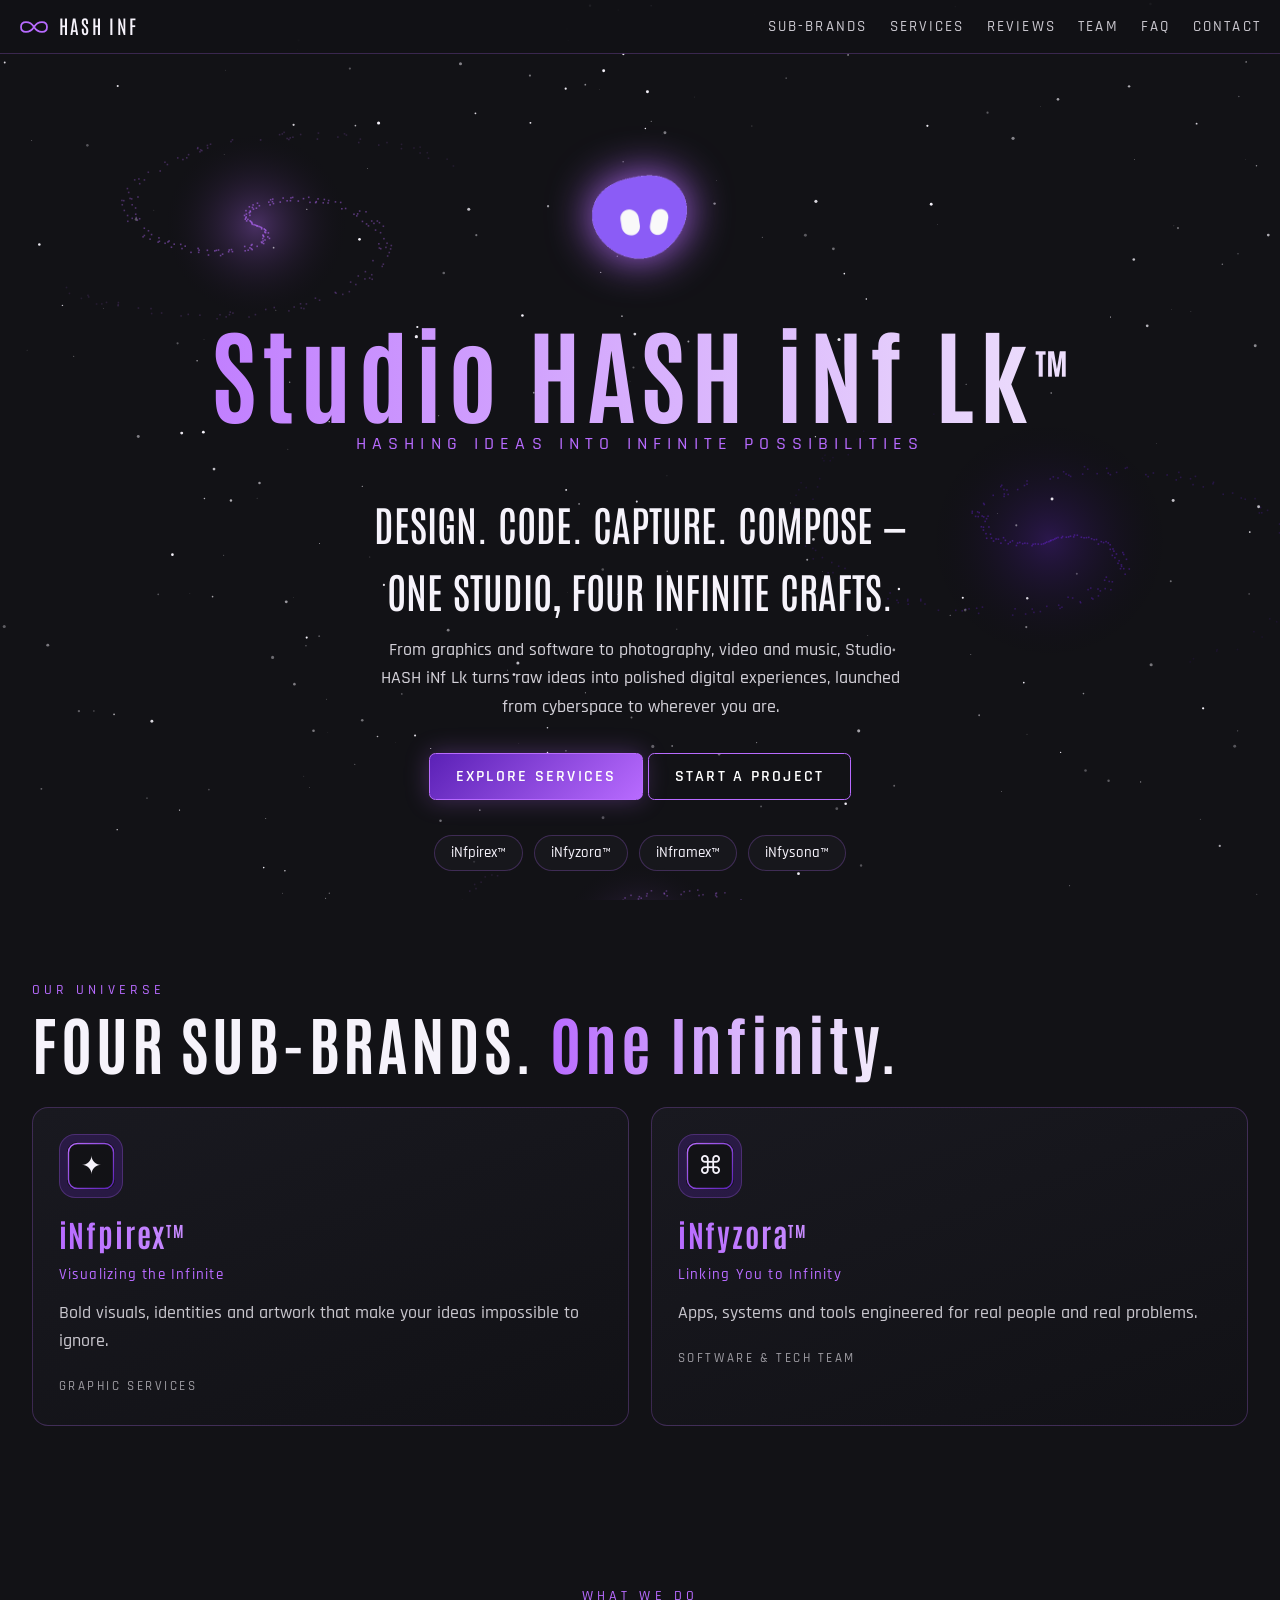
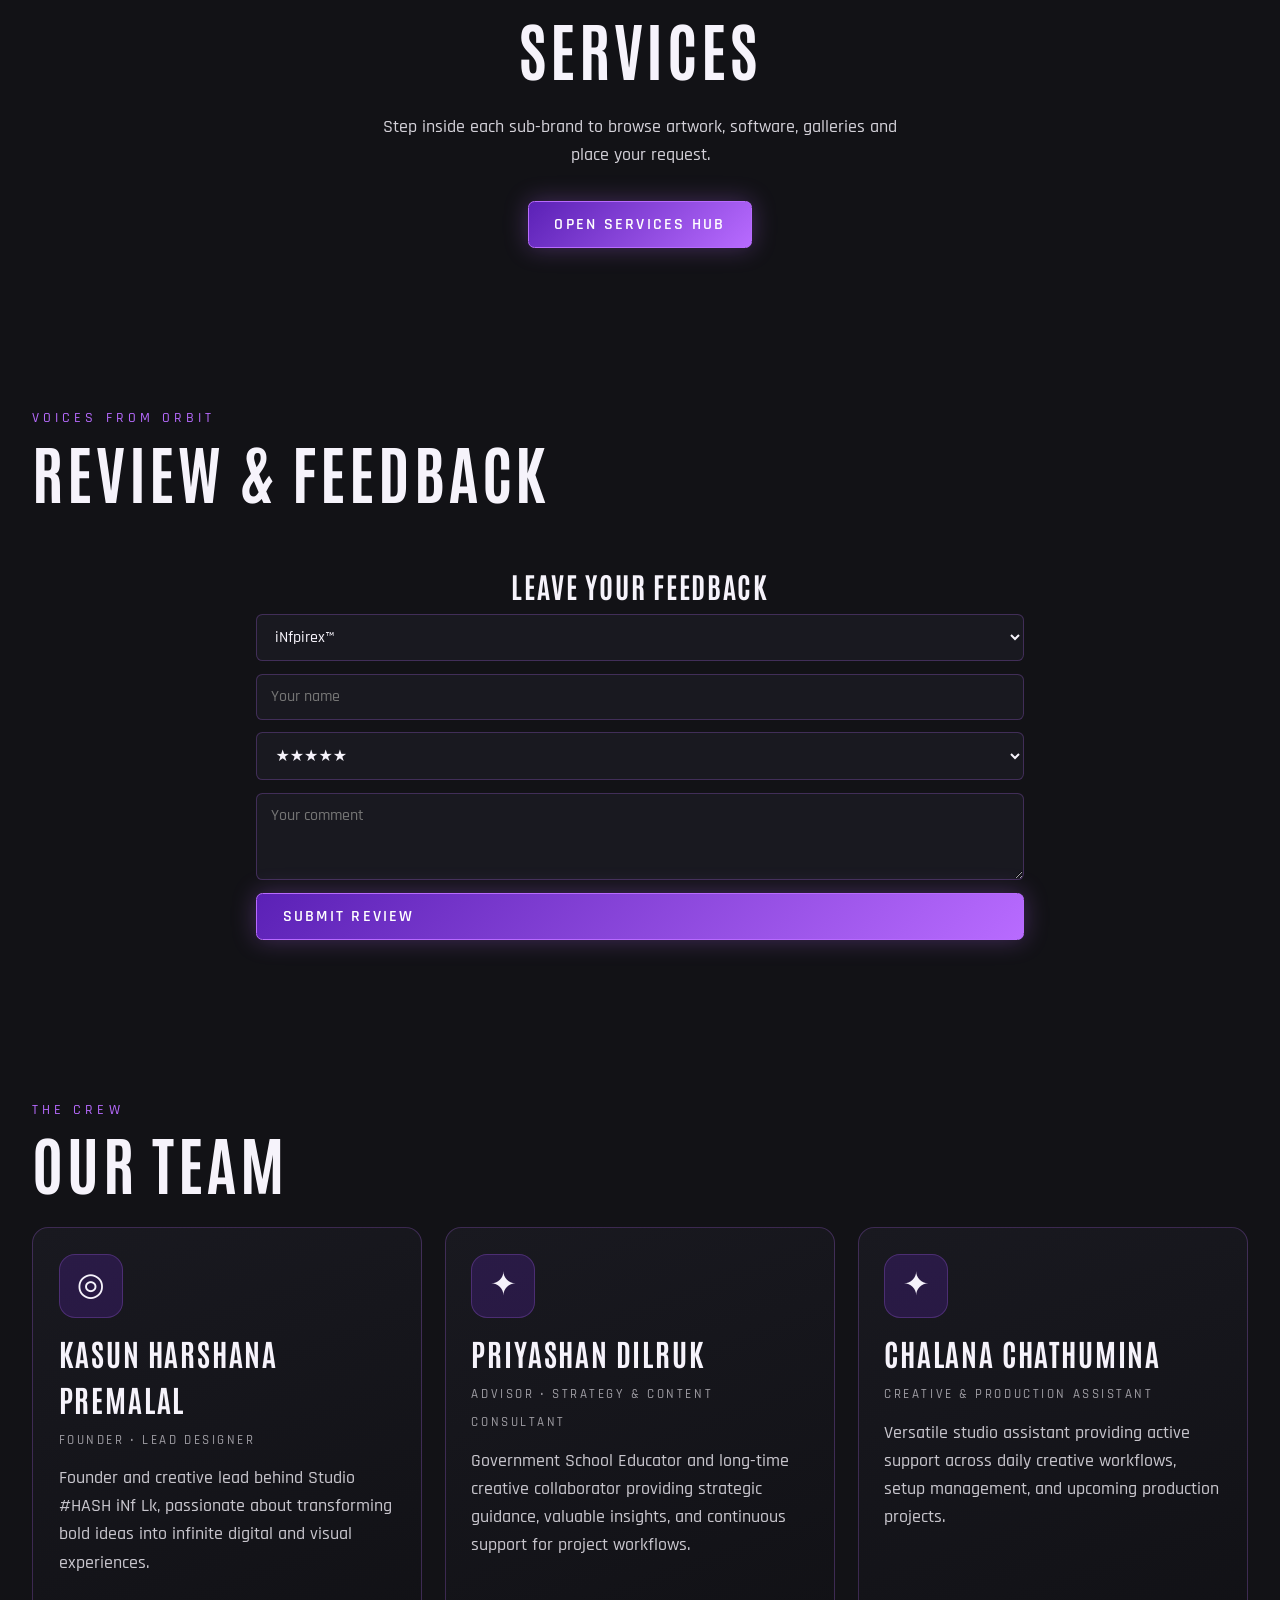
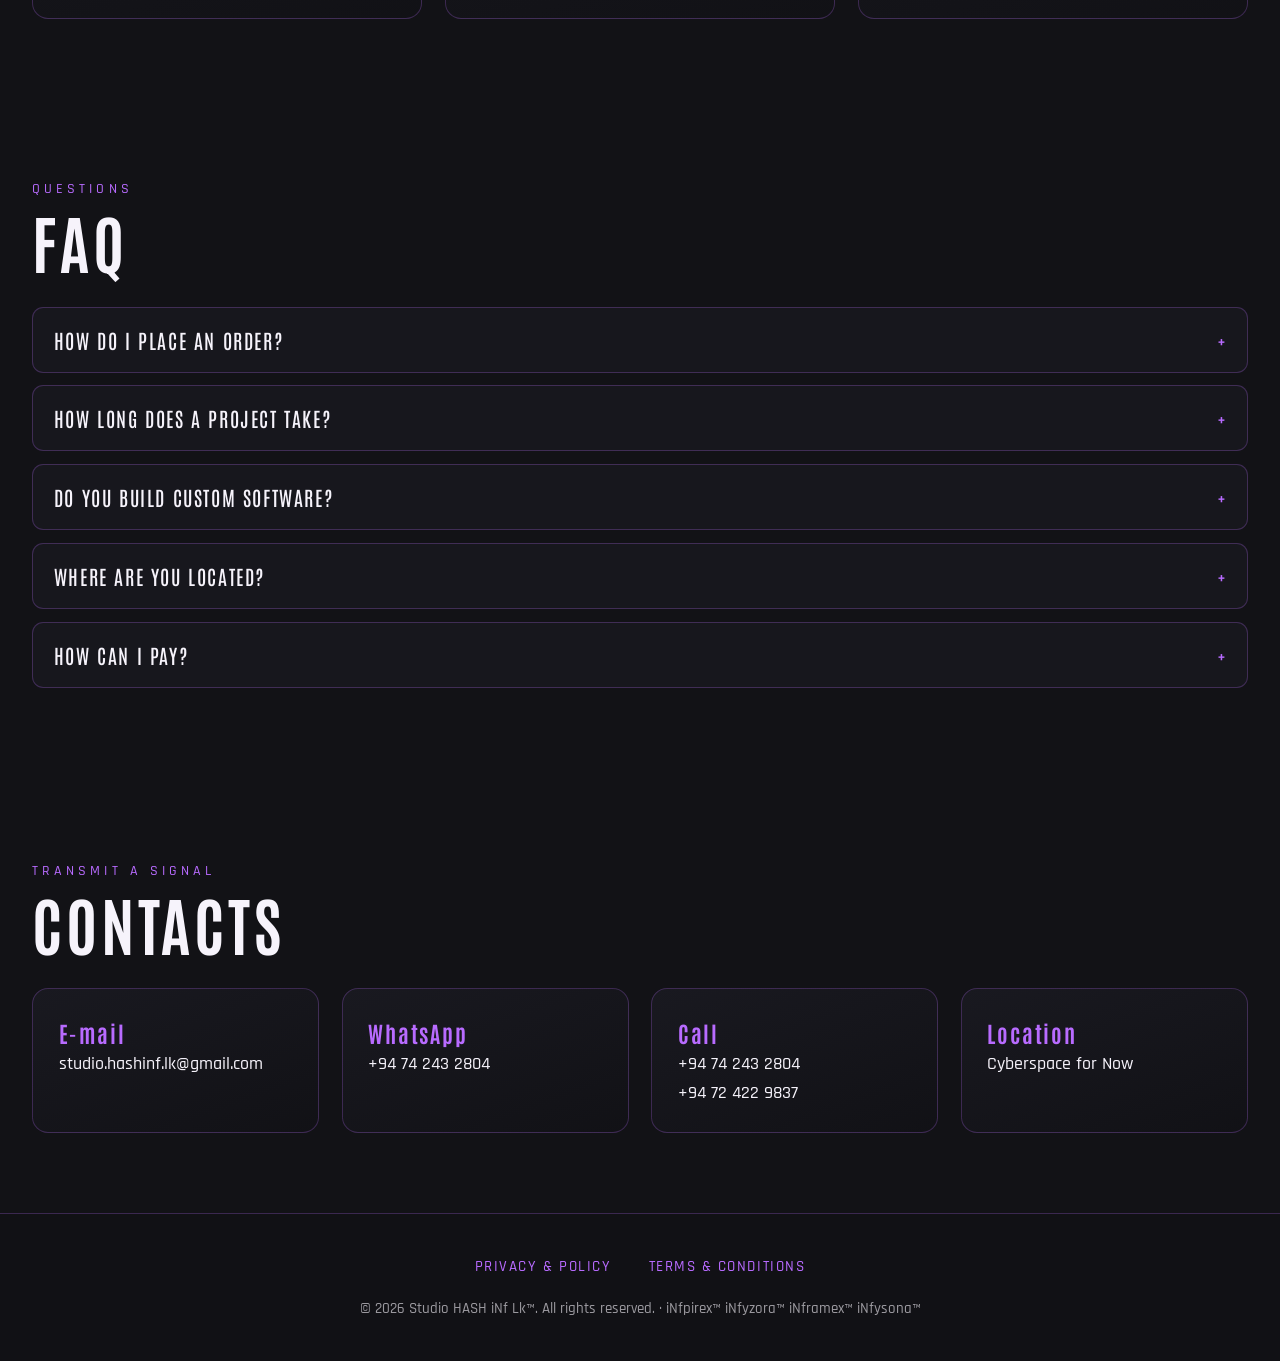
<file: index.html>
<!DOCTYPE html>
<html lang="en">

<head>
  <link rel="icon" href="logos/main-logo.svg">
  <meta charset="utf-8">
  <meta name="viewport" content="width=device-width, initial-scale=1, viewport-fit=cover">
  <title>Studio HASH iNf Lk™ — Hashing Ideas into Infinite Possibilities</title>
  <link
    href="https://fonts.googleapis.com/css2?family=Antonio:wght@400;700&family=Rajdhani:wght@400;500;600&display=swap"
    rel="stylesheet">
  <link rel="stylesheet" href="css/style.css">
</head>

<body>
  <canvas id="sky"></canvas>

  <nav>
    <a href="#hero" class="lg"><img src="logos/main-logo.svg" alt="" width="30" height="16">HASH iNf</a>
    <button id="burger" aria-label="Menu">☰</button>
    <ul id="menu">
      <li><a class="l" href="#brands">Sub-brands</a></li>
      <li><a class="l" href="#services">Services</a></li>
      <li><a class="l" href="#reviews">Reviews</a></li>
      <li><a class="l" href="#team">Team</a></li>
      <li><a class="l" href="#faq">FAQ</a></li>
      <li><a class="l" href="#contact">Contact</a></li>
    </ul>
  </nav>

  <header id="hero">
    <div class="wrap">
      <!-- Replace with <img src="main-logo.png"> -->
      <img class="mark" src="logos/bloub-hash.gif" alt="Studio HASH iNf Lk logo">
      <h1 class="grad">Studio HASH <span class="lo">i</span>N<span class="lo">f</span> Lk<sup>™</sup></h1>
      <div class="tag">Hashing Ideas into Infinite Possibilities</div>
      <div class="head">Design. Code. Capture. Compose — one studio, four infinite crafts.</div>
      <p class="lead">From graphics and software to photography, video and music, Studio HASH iNf Lk turns raw ideas
        into polished digital experiences, launched from cyberspace to wherever you are.</p>
      <a class="btn" href="#services" data-open="svc">Explore Services</a> <a class="btn ghost" href="#contact">Start a
        Project</a>
      <div class="chips">
        <span class="chip" data-open="svc" data-tab="0">iNfpirex™</span><span class="chip" data-open="svc"
          data-tab="1">iNfyzora™</span><span class="chip" data-open="svc" data-tab="2">iNframex™</span><span
          class="chip" data-open="svc" data-tab="3">iNfysona™</span>
      </div>
    </div>
  </header>

  <main>
    <section id="brands">
      <div class="wrap">
        <div class="eyebrow">Our Universe</div>
        <h2>Four Sub-brands. <span class="grad">One Infinity.</span></h2>
        <div class="grid brands" id="brandGrid"></div>
      </div>
    </section>

    <section id="services">
      <div class="wrap" style="text-align:center">
        <div class="eyebrow">What We Do</div>
        <h2>Services</h2>
        <p class="lead">Step inside each sub-brand to browse artwork, software, galleries and place your request.</p>
        <button class="btn" data-open="svc" data-tab="0">Open Services Hub</button>
      </div>
    </section>

    <section id="reviews">
      <div class="wrap">
        <div class="eyebrow">Voices from Orbit</div>
        <h2>Review &amp; Feedback</h2>
        <!--<div class="reviews-container">
          <div class="review-row marquee-right">
            <div class="review-track" id="rvGridTop"></div>
          </div>
          <div class="review-row marquee-left">
            <div class="review-track" id="rvGridBottom"></div>
          </div>
        </div>-->
        <div class="reviews">
          <form class="f" id="rvForm">
            <h3 style="font-size:1.8rem">Leave your feedback</h3>
            <select id="rvB">
              <option>iNfpirex™</option>
              <option>iNfyzora™</option>
              <option>iNframex™</option>
              <option>iNfysona™</option>
            </select>
            <input id="rvN" placeholder="Your name" required maxlength="40">
            <select id="rvS">
              <option value="5">★★★★★</option>
              <option value="4">★★★★☆</option>
              <option value="3">★★★☆☆</option>
              <option value="2">★★☆☆☆</option>
              <option value="1">★☆☆☆☆</option>
            </select>
            <textarea id="rvC" rows="3" placeholder="Your comment" required maxlength="240"></textarea>
            <button class="btn" type="submit">Submit Review</button>
          </form>
        </div>
      </div>
    </section>

    <section id="team">
      <div class="wrap">
        <div class="eyebrow">The Crew</div>
        <h2>Our Team</h2>
        <div class="grid">
          <div class="card">
            <div class="ico">◎</div>
            <h3>Kasun Harshana Premalal</h3><span class="role">Founder • Lead Designer</span>
            <p>Founder and creative lead behind Studio #HASH iNf Lk, passionate about transforming bold ideas into infinite digital and visual experiences.</p>
          </div>
          <div class="card">
            <div class="ico">✦</div>
            <h3>Priyashan Dilruk</h3><span class="role">Advisor • Strategy & Content Consultant</span>
            <p>Government School Educator and long-time creative collaborator providing strategic guidance, valuable insights, and continuous support for project workflows.</p>
          </div>
          <div class="card">
            <div class="ico">✦</div>
            <h3>Chalana Chathumina</h3><span class="role">Creative & Production Assistant</span>
            <p>Versatile studio assistant providing active support across daily creative workflows, setup management, and upcoming production projects.</p>
          </div>
        </div>
      </div>
    </section>

    <section id="faq">
      <div class="wrap">
        <div class="eyebrow">Questions</div>
        <h2>FAQ</h2>
        <details>
          <summary>How do I place an order?</summary>
          <p>Open the Services Hub, choose a sub-brand and press its action button. Your request opens in WhatsApp,
            pre-filled.</p>
        </details>
        <details>
          <summary>How long does a project take?</summary>
          <p>It depends on scope. Share your idea and we’ll reply with a clear timeline and quote.</p>
        </details>
        <details>
          <summary>Do you build custom software?</summary>
          <p>Yes. iNfyzora creates apps for Windows, Android and iOS, plus web tools.</p>
        </details>
        <details>
          <summary>Where are you located?</summary>
          <p>Cyberspace for now — we work with clients remotely, anywhere.</p>
        </details>
        <details>
          <summary>How can I pay?</summary>
          <p>Payment details are agreed per project when your quote is confirmed.</p>
        </details>
      </div>
    </section>

    <section id="contact">
      <div class="wrap ct">
        <div class="eyebrow">Transmit a Signal</div>
        <h2>Contacts</h2>
        <div class="grid">
          <a class="card" href="https://mail.google.com/mail/?view=cm&fs=1&to=studio.hashinf.lk@gmail.com" target="_blank"><b>E-mail</b>studio.hashinf.lk@gmail.com</a>
          <a class="card" href="https://wa.me/94742432804" target="_blank" rel="noopener"><b>WhatsApp</b>+94 74 243
            2804</a>
          <a class="card" href="tel:+94742432804"><b>Call</b>+94 74 243 2804<br>+94 72 422 9837</a>
          <div class="card"><b>Location</b>Cyberspace for Now</div>
        </div>
      </div>
    </section>
  </main>

  <footer>
    <div class="wrap">
      <button data-open="privacy">Privacy &amp; Policy</button><button data-open="terms">Terms &amp; Conditions</button>
      <p style="opacity:.6;margin:1rem 0 0">© <span id="yr">2026</span> Studio HASH iNf Lk™. All rights reserved. ·
        iNfpirex™ iNfyzora™ iNframex™ iNfysona™</p>
    </div>
  </footer>

  <!-- Services popup -->
  <div class="pop" id="svc">
    <div class="sheet">
      <button class="x" data-close>✕</button>
      <div class="tabs" id="tabs">
        <button>iNfpirex</button><button>iNfyzora</button><button>iNframex</button><button>iNfysona</button>
      </div>

      <div class="panel">
        <div class="bg p"></div>
        <div class="ico"><img src="logos/infpirex.svg" alt="" width="56" height="56"></div>
        <h3 class="grad">iNfpirex<span class='tm-small'>TM</span></h3>
        <div class="tag">Visualizing the Infinite</div>
        <p>Graphic services for brands that want to be seen: logos, posters, social kits, UI artwork and full visual
          identities.</p>
        <h4 class="eyebrow">Artwork Cabinet</h4>
        <div class="sub">
          <div class="tile"><span><b>Logo Design</b>Add artwork</span></div>
          <div class="tile"><span><b>Posters</b>Add artwork</span></div>
          <div class="tile"><span><b>Social Kits</b>Add artwork</span></div>
          <div class="tile"><span><b>Branding</b>Add artwork</span></div>
        </div>
        <button class="btn" data-wa="Hello iNfpirex! I would like to place a graphic design order.">Place Your
          Order</button>
      </div>

      <div class="panel">
        <div class="bg y"></div>
        <div class="ico"><img src="logos/infyzora.svg" alt="" width="56" height="56"></div>
        <h3 class="grad">iNfyzora<span class='tm-small'>TM</span></h3>
        <div class="tag">Linking You to Infinity</div>
        <p>Our software and tech team builds apps, tools and systems — including free, open-source education software
          for Sri Lankan schools.</p>
        <h4 class="eyebrow">Software Gallery</h4>
        <div class="sub">
          <div class="card" style="grid-column:1/-1">
            <h3 style="font-size:1.6rem">Gradia SL</h3>
            <p>Free open-source school marks management app for Sri Lankan schools.</p>
            <div class="dl"><button class="btn ghost" disabled>⊞ Windows</button><button class="btn ghost" disabled>▶
                Android</button><button class="btn ghost" disabled>◆ iOS</button></div><small
              style="opacity:.6">Download links: connect your file URLs here.</small>
          </div>
        </div>
        <textarea id="idea" rows="3" placeholder="Comment your ideas for new software…"></textarea><br><br>
        <button class="btn" id="ideaBtn">Send Your Idea</button>
      </div>

      <div class="panel">
        <div class="bg f"></div>
        <div class="ico"><img src="logos/inframex.svg" alt="" width="56" height="56"></div>
        <h3 class="grad">iNframex<span class='tm-small'>TM</span></h3>
        <div class="tag">Capturing Infinite Moments</div>
        <p>Photography and videography: events, portraits, product shoots, promos and cinematic edits.</p>
        <h4 class="eyebrow">Gallery &amp; Video Previewer</h4>
        <div class="pl" title="Add your video embed/file here">▶</div>
        <div class="sub">
          <div class="tile"><span><b>Events</b>Add photo</span></div>
          <div class="tile"><span><b>Portraits</b>Add photo</span></div>
          <div class="tile"><span><b>Promos</b>Add video</span></div>
        </div>
        <button class="btn" data-wa="Hello iNframex! I would like to book a photo/video session.">Book Now</button>
      </div>

      <div class="panel">
        <div class="bg s" id="eq"></div>
        <div class="ico"><img src="logos/infysona.svg" alt="" width="56" height="56"></div>
        <h3 class="grad">iNfysona<span class='tm-small'>TM</span></h3>
        <div class="tag">The Sound of Infinite Emotions</div>
        <p>Music creation and audio production: composition, arrangement, recording, mixing and mastering.</p>
        <p style="opacity:.7">Send your stems and we’ll shape them into a release-ready track.</p><br>
        <button class="btn" data-wa="Hello iNfysona! I would like to place my mixdown.">Place Your Mixdown Now</button>
      </div>
    </div>
  </div>

  <!-- Policy popups -->
  <div class="pop" id="privacy">
    <div class="sheet doc"><button class="x" data-close>✕</button>
      <h3 class="grad">Privacy &amp; Policy</h3>
      <p>We collect only what you send us (name, contact details, project info) to respond to your request. We never
        sell your data. Reviews you submit may be displayed publicly. Contact us any time to have your information
        corrected or removed.</p>
      <p><em style="opacity:.6">Template text — have it reviewed before launch.</em></p>
    </div>
  </div>
  <div class="pop" id="terms">
    <div class="sheet doc"><button class="x" data-close>✕</button>
      <h3 class="grad">Terms &amp; Conditions</h3>
      <p>Project scope, price and timeline are agreed in writing before work begins. Ownership of final work transfers
        on full payment. Studio HASH iNf Lk™ and its sub-brand names and logos remain our property. Revisions are
        limited to those agreed in the quote.</p>
      <p><em style="opacity:.6">Template text — have it reviewed before launch.</em></p>
    </div>
  </div>

  <div class="toast" id="toast"></div>

  <script src="js/main.js"></script>
</body>

</html>
</file>
<file: css/style.css>
:root {
    --shine: #b86bff;
    --royal: #5b21b6;
    --pearl: #f6f3fb;
    --char: #121216;
    --char2: #1b1b22;
    --line: rgba(184, 107, 255, .25);
    --h: 'Antonio', 'Bebas Neue', 'Arial Narrow', Impact, sans-serif;
    --hn: 'Asik', Impact, sans-serif;
    --b: 'Rajdhani', 'Segoe UI', system-ui, sans-serif;
    color-scheme: dark;
    box-sizing: border-box;
    padding-top: env(safe-area-inset-top, 0px);
    padding-bottom: env(safe-area-inset-bottom, 0px)
}

@font-face {
    font-family: 'Asik';
    src: url(/fonts/asik.woff2) format('woff2');
}

*,
*::before,
*::after {
    box-sizing: inherit
}

html {
    scroll-behavior: smooth;
    scroll-padding-top: 5rem;
    font-size: 16px;
    height: 100%
}

@media(min-width:1800px) {
    html {
        font-size: 22px
    }
}

@media(min-width:2800px) {
    html {
        font-size: 32px
    }
}

body {
    margin: 0;
    background: var(--char);
    color: var(--pearl);
    font: 500 1.1rem/1.6 var(--b);
    overflow-x: hidden
}

#sky {
    position: fixed;
    inset: 0;
    width: 100%;
    height: 100%;
    z-index: 0;
    pointer-events: none
}

main,
header,
footer {
    position: relative;
    z-index: 1
}

h1,
h2,
h3 {
    font-family: var(--h);
    text-transform: uppercase;
    letter-spacing: .06em;
    line-height: 1.05;
    margin: 0
}

.lo {
    text-transform: lowercase;
}

a {
    color: inherit;
    text-decoration: none
}

.wrap {
    width: min(100% - 2.5rem, 76rem);
    margin-inline: auto
}

section {
    padding: 5rem 0
}

.eyebrow {
    color: var(--shine);
    letter-spacing: .3em;
    font-size: .85rem;
    text-transform: uppercase
}

h2 {
    font-size: clamp(2.2rem, 6vw, 4rem);
    margin: .4rem 0 2rem
}

.grad {
    background: linear-gradient(90deg, var(--shine), var(--pearl));
    -webkit-background-clip: text;
    background-clip: text;
    color: transparent;
    text-transform: none;
}

/* nav */
nav {
    position: fixed;
    top: env(safe-area-inset-top, 0px);
    left: 0;
    right: 0;
    z-index: 20;
    display: flex;
    align-items: center;
    justify-content: space-between;
    padding: .7rem 1.2rem;
    background: rgba(18, 18, 22, .7);
    backdrop-filter: blur(14px);
    border-bottom: 1px solid var(--line)
}

nav .lg {
    display: flex;
    align-items: center;
    gap: .6rem;
    font-family: var(--h);
    letter-spacing: .12em;
    text-transform: uppercase;
    font-size: 1.2rem
}

nav ul {
    display: flex;
    gap: 1.4rem;
    list-style: none;
    margin: 0;
    padding: 0
}

nav a.l {
    font-size: .95rem;
    letter-spacing: .14em;
    text-transform: uppercase;
    opacity: .8;
    transition: .2s
}

nav a.l:hover {
    opacity: 1;
    color: var(--shine)
}

#burger {
    display: none;
    background: none;
    border: 1px solid var(--line);
    color: var(--pearl);
    border-radius: .5rem;
    padding: .3rem .7rem;
    font-size: 1.3rem
}

@media(max-width:860px) {
    #burger {
        display: block
    }

    nav ul {
        position: absolute;
        top: 100%;
        left: 0;
        right: 0;
        flex-direction: column;
        background: var(--char);
        padding: 1rem 1.4rem;
        border-bottom: 1px solid var(--line);
        display: none
    }

    nav ul.open {
        display: flex
    }
}

/* buttons */
.btn {
    display: inline-flex;
    align-items: center;
    gap: .5rem;
    cursor: pointer;
    border: 1px solid var(--shine);
    background: linear-gradient(135deg, var(--royal), var(--shine));
    color: #fff;
    padding: .75rem 1.6rem;
    border-radius: .4rem;
    font: 600 1rem var(--b);
    letter-spacing: .14em;
    text-transform: uppercase;
    transition: .25s;
    box-shadow: 0 0 24px rgba(184, 107, 255, .3)
}

.btn:hover {
    transform: translateY(-2px);
    box-shadow: 0 0 38px rgba(184, 107, 255, .6)
}

.btn.ghost {
    background: transparent;
    box-shadow: none
}

.btn.ghost:hover {
    background: rgba(184, 107, 255, .12)
}

.btn[disabled] {
    opacity: .45;
    cursor: not-allowed;
    transform: none
}

/* hero */
#hero {
    min-height: 100vh;
    display: flex;
    align-items: center;
    text-align: center;
    padding-top: 7rem
}

.mark {
    width: clamp(90px, 14vw, 150px);
    height: auto;
    filter: drop-shadow(0 0 22px var(--shine));
    animation: float 6s ease-in-out infinite
}

@keyframes float {
    50% {
        transform: translateY(-12px)
    }
}

#hero h1 {
    font-size: clamp(2.6rem, 9vw, 6.5rem);
    margin: 1rem 0 .3rem
}

sup {
    font-size: .4em;
    letter-spacing: 0
}

.tag {
    color: var(--shine);
    letter-spacing: .35em;
    text-transform: uppercase;
    font-size: clamp(.8rem, 2vw, 1.1rem)
}

.head {
    font-family: var(--h);
    text-transform: uppercase;
    font-size: clamp(1.4rem, 4vw, 2.6rem);
    margin: 2rem auto .8rem;
    max-width: 30ch
}

.lead {
    max-width: 60ch;
    margin: 0 auto 2rem;
    opacity: .85
}

.chips {
    display: flex;
    gap: .7rem;
    justify-content: center;
    flex-wrap: wrap;
    margin-top: 2.2rem
}

.chip {
    border: 1px solid var(--line);
    border-radius: 99px;
    padding: .3rem 1rem;
    font-size: .95rem;
    background: rgba(27, 27, 34, .6);
    cursor: pointer;
    transition: .2s
}

.chip:hover {
    border-color: var(--shine);
    color: var(--shine)
}

/* Marquee */
/* --- 1. Leave Your Feedback කොටස Center කිරීම --- */
#reviews .reviews {
    display: flex;
    justify-content: center;
    width: 100%;
}

/* --- 2. Reviews Marquee Animation සහ පේළි දෙක සකස් කිරීම --- */
.reviews-container {
    overflow: hidden;
    width: 100%;
    display: flex;
    flex-direction: column;
    gap: 20px;
    margin-bottom: 40px;
}

.review-row {
    display: flex;
    width: 100%;
    overflow: hidden;
}

.review-track {
    display: flex;
    gap: 20px;
    width: max-content;
}

.marquee-right .review-track {
    animation: scrollRight 30s linear infinite;
}

.marquee-left .review-track {
    animation: scrollLeft 30s linear infinite;
}

.review-row:hover .review-track {
    animation-play-state: paused;
}

/* Keyframes */
@keyframes scrollLeft {
    0% {
        transform: translateX(0);
    }

    100% {
        transform: translateX(-50%);
    }
}

@keyframes scrollRight {
    0% {
        transform: translateX(-50%);
    }

    100% {
        transform: translateX(0);
    }
}

/* cards */
.grid {
    display: grid;
    gap: 1.4rem;
    grid-template-columns: repeat(auto-fit, minmax(15rem, 1fr))
}

/* .card .rv {
    width: 20em;
} */

.card {
    background: linear-gradient(160deg, rgba(27, 27, 34, .85), rgba(18, 18, 22, .85));
    border: 1px solid var(--line);
    border-radius: 1rem;
    padding: 1.6rem;
    transition: .3s;
    position: relative;
    overflow: hidden;
}

.review-track .card {
    width: 20em;
}

.card:hover {
    transform: translateY(-6px);
    border-color: var(--shine);
    box-shadow: 0 10px 40px rgba(91, 33, 182, .35)
}

.card h3 {
    font-size: 1.9rem;
    margin: .8rem 0 .2rem;
    line-height: 1.5;
}

.tm-small {
    font-size: 0.5em;
    vertical-align: super;
}

.card em {
    color: var(--shine);
    font-style: normal;
    font-size: .95rem;
    letter-spacing: .08em
}

.card p {
    opacity: .8;
    margin: .7rem 0 1rem
}

.card .role {
    font-size: .8rem;
    letter-spacing: .2em;
    text-transform: uppercase;
    opacity: .6
}

.ico {
    width: 64px;
    height: 64px;
    border-radius: 1rem;
    display: grid;
    place-items: center;
    font-size: 2rem;
    border: 1px solid var(--line);
    background: rgba(91, 33, 182, .25)
}

/* reviews */

.reviews {
    display: flex;
    flex-direction: column;
    align-items: center;
    text-align: center;
    margin-top: 2em;
}

.f input,
.f select,
.f textarea,
.f button {
    width: 60vw;
}



.stars {
    color: var(--shine);
    letter-spacing: .15em
}

.rv .who {
    font-family: var(--h);
    letter-spacing: .08em;
    font-size: 1.2rem
}

.rv small {
    opacity: .6;
    letter-spacing: .12em;
    text-transform: none;
}

form.f {
    display: grid;
    gap: .8rem;
    margin-top: 2rem;
    max-width: 70vw;
}

@media screen and (max-width: 768px) {
    form.f {
        max-width: 90vw;
    }

    .f input,
    .f select,
    .f textarea,
    .f button {
        width: 90vw;
    }
}

input,
textarea,
select {
    width: 100%;
    background: rgba(27, 27, 34, .9);
    border: 1px solid var(--line);
    color: var(--pearl);
    border-radius: .4rem;
    padding: .7rem .9rem;
    font: 500 1rem var(--b)
}

input:focus,
textarea:focus,
select:focus {
    outline: none;
    border-color: var(--shine);
    box-shadow: 0 0 0 3px rgba(184, 107, 255, .2)
}

/* faq */
details {
    border: 1px solid var(--line);
    border-radius: .7rem;
    padding: 1rem 1.3rem;
    margin-bottom: .8rem;
    background: rgba(27, 27, 34, .7)
}

summary {
    cursor: pointer;
    font-family: var(--h);
    text-transform: uppercase;
    letter-spacing: .08em;
    font-size: 1.25rem;
    list-style: none
}

summary::after {
    content: "+";
    float: right;
    color: var(--shine)
}

details[open] summary::after {
    content: "–"
}

details p {
    margin: .7rem 0 0;
    opacity: .8
}

/* contact */
.ct a.card {
    display: block
}

.ct b {
    display: block;
    font-family: var(--h);
    font-size: 1.4rem;
    letter-spacing: .08em;
    color: var(--shine)
}

footer {
    border-top: 1px solid var(--line);
    padding: 2.5rem 0;
    text-align: center;
    background: rgba(18, 18, 22, .85);
    font-size: .95rem
}

footer button {
    background: none;
    border: 0;
    color: var(--shine);
    cursor: pointer;
    font: inherit;
    letter-spacing: .1em;
    margin: 0 .8rem;
    text-transform: uppercase
}

/* popup */
.pop {
    position: fixed;
    inset: 0;
    z-index: 50;
    display: none;
    background: rgba(10, 10, 14, .82);
    backdrop-filter: blur(10px);
    overflow-y: auto;
    padding: calc(1.2rem + env(safe-area-inset-top, 0px)) 1rem 2rem
}

.pop.on {
    display: block;
    animation: fade .3s
}

@keyframes fade {
    from {
        opacity: 0
    }
}

.sheet {
    max-width: 64rem;
    margin: 0 auto;
    border: 1px solid var(--shine);
    border-radius: 1.2rem;
    background: var(--char);
    overflow: hidden;
    box-shadow: 0 0 80px rgba(91, 33, 182, .5);
    position: relative
}

.x {
    position: absolute;
    top: .8rem;
    right: .8rem;
    z-index: 3;
    width: 2.6rem;
    height: 2.6rem;
    border-radius: 50%;
    border: 1px solid var(--line);
    background: rgba(18, 18, 22, .8);
    color: var(--pearl);
    font-size: 1.3rem;
    cursor: pointer
}

.tabs {
    display: flex;
    overflow-x: auto;
    border-bottom: 1px solid var(--line);
    padding-right: 3.6rem
}

.tabs button {
    flex: 1;
    min-width: 8rem;
    padding: 1rem;
    background: none;
    border: 0;
    border-bottom: 3px solid transparent;
    color: var(--pearl);
    opacity: .6;
    font: 400 1.2rem var(--h);
    letter-spacing: .1em;
    text-transform: none;
    cursor: pointer
}

.tabs button.on {
    opacity: 1;
    border-color: var(--shine);
    color: var(--shine)
}

.panel {
    display: none;
    position: relative;
    padding: 2.5rem clamp(1.2rem, 4vw, 3rem);
    min-height: 26rem;
    overflow: hidden
}

.panel.on {
    display: block
}

.panel>* {
    position: relative;
    z-index: 1
}

.panel h3 {
    font-size: clamp(2.2rem, 6vw, 3.6rem);
    line-height: 1.2;
}

.panel .ico {
    width: 84px;
    height: 84px;
    font-size: 2.6rem
}

.bg {
    position: absolute;
    inset: 0;
    z-index: 0;
    opacity: .5
}

.bg.p {
    background: radial-gradient(circle at 20% 30%, #7c3aed55, transparent 40%), radial-gradient(circle at 80% 70%, #b86bff44, transparent 40%);
    animation: drift 12s ease-in-out infinite alternate
}

.bg.y {
    background: linear-gradient(var(--line) 1px, transparent 1px) 0 0/100% 34px, linear-gradient(90deg, var(--line) 1px, transparent 1px) 0 0/34px 100%;
    animation: grid 6s linear infinite;
    mask-image: linear-gradient(#000, transparent)
}

.bg.f {
    background: repeating-linear-gradient(0deg, #ffffff08 0 2px, transparent 2px 6px), radial-gradient(ellipse at 50% 0%, #b86bff55, transparent 60%);
    animation: scan 5s linear infinite
}

.bg.s {
    display: flex;
    align-items: flex-end;
    gap: 6px;
    padding: 0 1rem;
    opacity: .35
}

.bg.s i {
    flex: 1;
    background: linear-gradient(var(--shine), var(--royal));
    border-radius: 4px 4px 0 0;
    animation: eq 1.2s ease-in-out infinite alternate
}

@keyframes drift {
    to {
        background-position: 60px 40px;
        transform: scale(1.15)
    }
}

@keyframes grid {
    to {
        background-position: 0 34px, 34px 0
    }
}

@keyframes scan {
    to {
        background-position: 0 60px, 0 0
    }
}

@keyframes eq {
    from {
        height: 8%
    }

    to {
        height: 70%
    }
}

.sub {
    display: grid;
    gap: 1rem;
    grid-template-columns: repeat(auto-fill, minmax(11rem, 1fr));
    margin: 1.5rem 0
}

.tile {
    aspect-ratio: 4/3;
    border: 1px solid var(--line);
    border-radius: .7rem;
    display: grid;
    place-items: center;
    text-align: center;
    background: rgba(27, 27, 34, .8);
    font-size: .9rem;
    padding: .5rem;
    transition: .25s;
    cursor: pointer
}

.tile:hover {
    border-color: var(--shine);
    transform: scale(1.03)
}

.tile b {
    display: block;
    font: 400 1.1rem var(--h);
    color: var(--shine);
    letter-spacing: .08em
}

.pl {
    aspect-ratio: 16/9;
    display: grid;
    place-items: center;
    border: 1px solid var(--line);
    border-radius: .8rem;
    background: #000a;
    font-size: 3rem;
    color: var(--shine);
    cursor: pointer;
    margin: 1.5rem 0
}

.dl {
    display: flex;
    gap: .6rem;
    flex-wrap: wrap;
    margin-top: .8rem
}

.doc {
    padding: 3rem clamp(1.2rem, 4vw, 3rem)
}

.doc h3 {
    font-size: 2.4rem;
    margin-bottom: 1rem
}

.doc p {
    opacity: .85
}

.toast {
    position: fixed;
    left: 50%;
    bottom: calc(1.5rem + env(safe-area-inset-bottom, 0px));
    transform: translateX(-50%);
    z-index: 99;
    background: var(--royal);
    border: 1px solid var(--shine);
    padding: .7rem 1.4rem;
    border-radius: .5rem;
    display: none
}

@media(prefers-reduced-motion:reduce) {
    * {
        animation: none !important;
        scroll-behavior: auto !important
    }
}

.ico img {
    max-width: 100%;
    height: auto;
    display: block
}

nav .lg img {
    display: block
}
</file>
